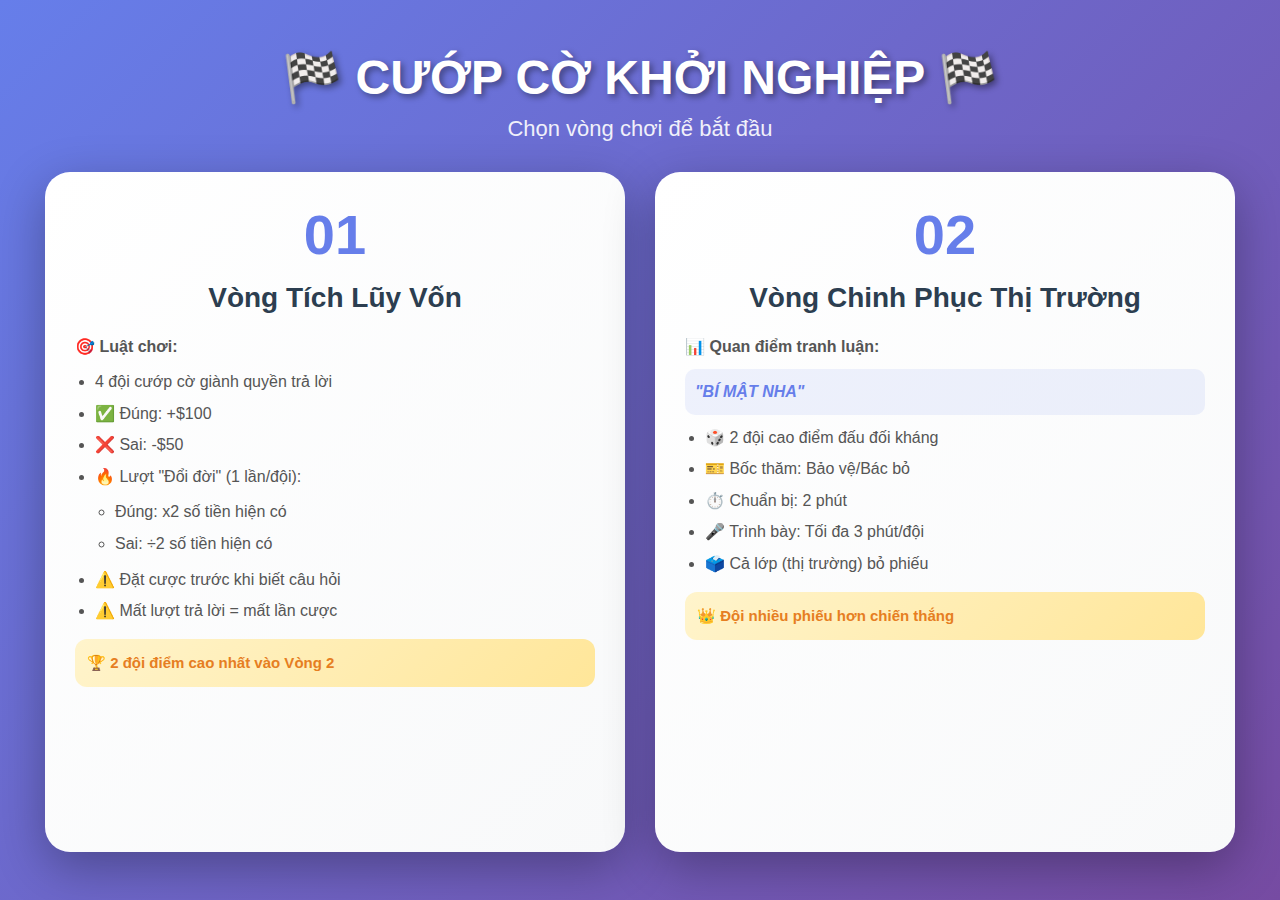
<file: index.html>
<!DOCTYPE html>
<html lang="vi">

<head>
    <meta charset="UTF-8">
    <meta name="viewport" content="width=device-width, initial-scale=1.0">
    <title>Trò chơi Cướp Cờ - Khởi Nghiệp</title>
    <link rel="stylesheet" href="style.css">
    <style>
        body {
            height: 100vh;
            overflow: hidden;
            display: flex;
            align-items: center;
            justify-content: center;
        }

        .menu-container {
            max-width: 1600px;
            width: 100%;
            padding: 30px;
            text-align: center;
        }

        .game-title {
            font-size: 48px;
            color: #fff;
            margin-bottom: 10px;
            text-shadow: 3px 3px 6px rgba(0, 0, 0, 0.4);
        }

        .game-subtitle {
            font-size: 22px;
            color: #fff;
            margin-bottom: 30px;
            opacity: 0.9;
        }

        .rounds-grid {
            display: grid;
            grid-template-columns: 1fr 1fr;
            gap: 30px;
        }

        .round-card {
            background: linear-gradient(135deg, #ffffff 0%, #f8f9fa 100%);
            padding: 30px;
            border-radius: 25px;
            box-shadow: 0 15px 50px rgba(0, 0, 0, 0.3);
            transition: all 0.3s ease;
            cursor: pointer;
            text-decoration: none;
            color: inherit;
            display: block;
            height: calc(100vh - 220px);
            overflow-y: auto;
        }

        .round-card:hover {
            transform: translateY(-5px);
            box-shadow: 0 20px 60px rgba(0, 0, 0, 0.4);
        }

        .round-number {
            font-size: 56px;
            font-weight: bold;
            color: #667eea;
            margin-bottom: 15px;
        }

        .round-title {
            font-size: 28px;
            color: #2c3e50;
            margin-bottom: 20px;
            font-weight: 700;
        }

        .round-description {
            font-size: 16px;
            color: #555;
            line-height: 1.6;
            text-align: left;
        }

        .round-description ul {
            margin: 10px 0;
            padding-left: 20px;
        }

        .round-description li {
            margin: 6px 0;
        }

        .round-description p {
            margin: 10px 0;
        }

        .winner-info {
            background: linear-gradient(135deg, #fff4cc 0%, #ffe699 100%);
            padding: 12px;
            border-radius: 12px;
            margin-top: 15px;
            font-weight: 600;
            color: #e67e22;
            font-size: 15px;
        }

        .debate-quote {
            font-style: italic;
            color: #667eea;
            font-weight: 600;
            margin: 10px 0;
            padding: 10px;
            background: rgba(102, 126, 234, 0.1);
            border-radius: 10px;
        }
    </style>
</head>

<body>
    <div class="menu-container">
        <h1 class="game-title">🏁 CƯỚP CỜ KHỞI NGHIỆP 🏁</h1>
        <p class="game-subtitle">Chọn vòng chơi để bắt đầu</p>

        <div class="rounds-grid">
            <a href="round1.html" class="round-card">
                <div class="round-number">01</div>
                <h2 class="round-title">Vòng Tích Lũy Vốn</h2>
                <div class="round-description">
                    <p><strong>🎯 Luật chơi:</strong></p>
                    <ul>
                        <li>4 đội cướp cờ giành quyền trả lời</li>
                        <li>✅ Đúng: +$100</li>
                        <li>❌ Sai: -$50</li>
                        <li>🔥 Lượt "Đổi đời" (1 lần/đội):
                            <ul>
                                <li>Đúng: x2 số tiền hiện có</li>
                                <li>Sai: ÷2 số tiền hiện có</li>
                            </ul>
                        </li>
                        <li>⚠️ Đặt cược trước khi biết câu hỏi</li>
                        <li>⚠️ Mất lượt trả lời = mất lần cược</li>
                    </ul>
                    <div class="winner-info">
                        🏆 2 đội điểm cao nhất vào Vòng 2
                    </div>
                </div>
            </a>

            <a href="round2.html" class="round-card">
                <div class="round-number">02</div>
                <h2 class="round-title">Vòng Chinh Phục Thị Trường</h2>
                <div class="round-description">
                    <p><strong>📊 Quan điểm tranh luận:</strong></p>
                    <div class="debate-quote">
                        "BÍ MẬT NHA"
                    </div>
                    <ul>
                        <li>🎲 2 đội cao điểm đấu đối kháng</li>
                        <li>🎫 Bốc thăm: Bảo vệ/Bác bỏ</li>
                        <li>⏱️ Chuẩn bị: 2 phút</li>
                        <li>🎤 Trình bày: Tối đa 3 phút/đội</li>
                        <li>🗳️ Cả lớp (thị trường) bỏ phiếu</li>
                    </ul>
                    <div class="winner-info">
                        👑 Đội nhiều phiếu hơn chiến thắng
                    </div>
                </div>
            </a>
        </div>
    </div>
</body>

</html>
</file>
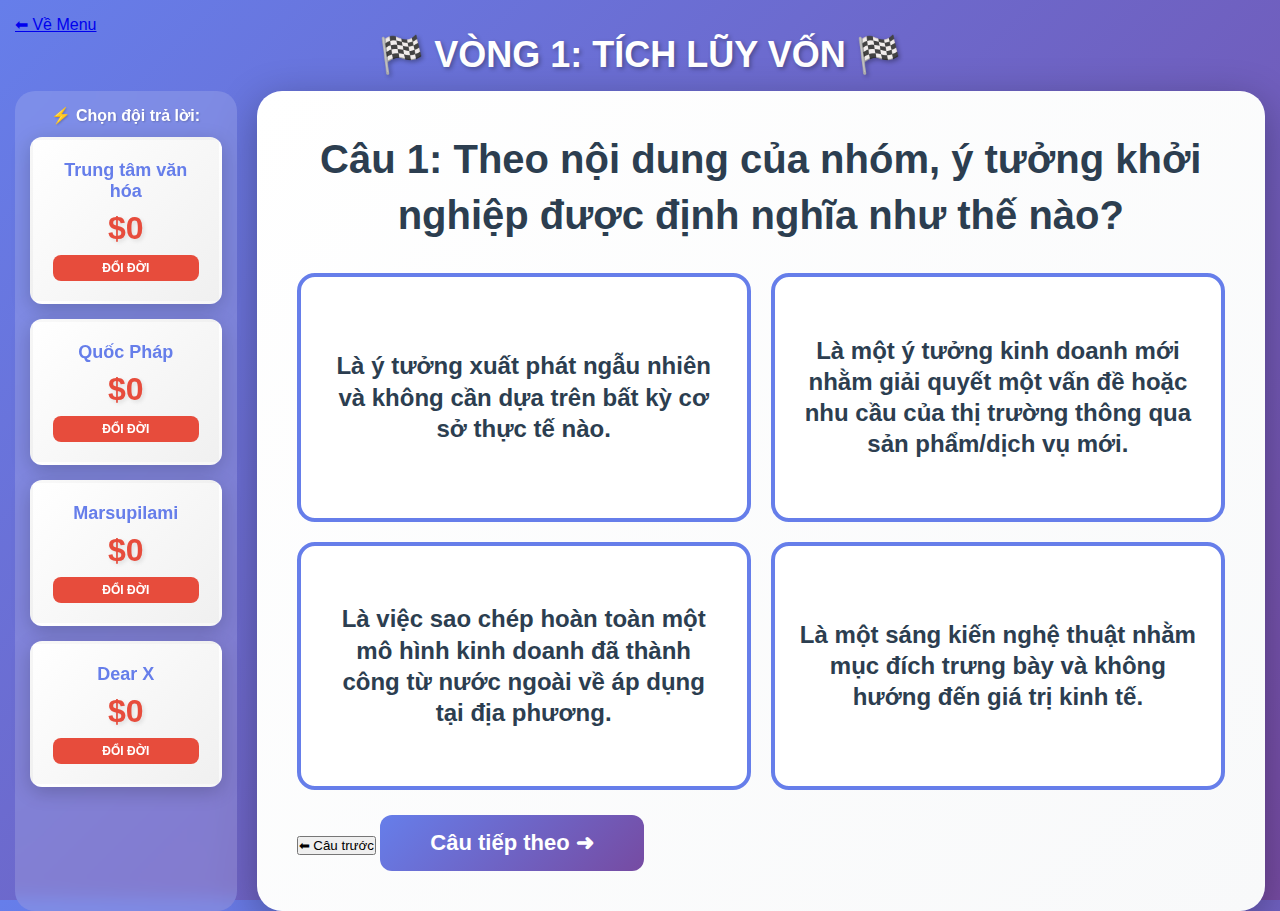
<file: round1.html>
<!DOCTYPE html>
<html lang="vi">

<head>
    <meta charset="UTF-8">
    <meta name="viewport" content="width=device-width, initial-scale=1.0">
    <title>Vòng 1: Tích Lũy Vốn</title>
    <link rel="stylesheet" href="style.css">
</head>

<body>
    <div class="round-header">
        <a href="index.html" class="back-btn">⬅ Về Menu</a>
        <h1>🏁 VÒNG 1: TÍCH LŨY VỐN 🏁</h1>
    </div>

    <div class="container">
        <div class="teams-section">
            <p class="choose-team">⚡ Chọn đội trả lời:</p>
            <div class="teams">
                <div class="team" id="team1" onclick="setCurrentTeam('team1')">
                    <h2>Trung tâm văn hóa</h2>
                    <p class="score">$0</p>
                    <button onclick="doubleScore('team1'); event.stopPropagation();" class="double-btn">ĐỔI ĐỜI</button>
                </div>
                <div class="team" id="team2" onclick="setCurrentTeam('team2')">
                    <h2>Quốc Pháp</h2>
                    <p class="score">$0</p>
                    <button onclick="doubleScore('team2'); event.stopPropagation();" class="double-btn">ĐỔI ĐỜI</button>
                </div>
                <div class="team" id="team3" onclick="setCurrentTeam('team3')">
                    <h2>Marsupilami</h2>
                    <p class="score">$0</p>
                    <button onclick="doubleScore('team3'); event.stopPropagation();" class="double-btn">ĐỔI ĐỜI</button>
                </div>
                <div class="team" id="team4" onclick="setCurrentTeam('team4')">
                    <h2>Dear X</h2>
                    <p class="score">$0</p>
                    <button onclick="doubleScore('team4'); event.stopPropagation();" class="double-btn">ĐỔI ĐỜI</button>
                </div>
            </div>
        </div>

        <div class="question-area">
            <p id="question">...</p>
            <div id="options"></div>
            <div id="result-area" style="display: none;">
                <h2 class="result-title">🏆 2 Đội Vào Vòng Chinh Phục Thị Trường 🏆</h2>
                <div id="top-teams"></div>
                <a href="round2.html" class="next-round-btn">Tiếp tục Vòng 2 ➜</a>
            </div>
            <div class="navigation-buttons">
                <button id="prev-btn" onclick="prevQuestion()">⬅ Câu trước</button>
                <button id="next-btn" onclick="nextQuestion()">Câu tiếp theo ➜</button>
            </div>
        </div>
    </div>

    <script src="script.js"></script>
</body>

</html>
</file>
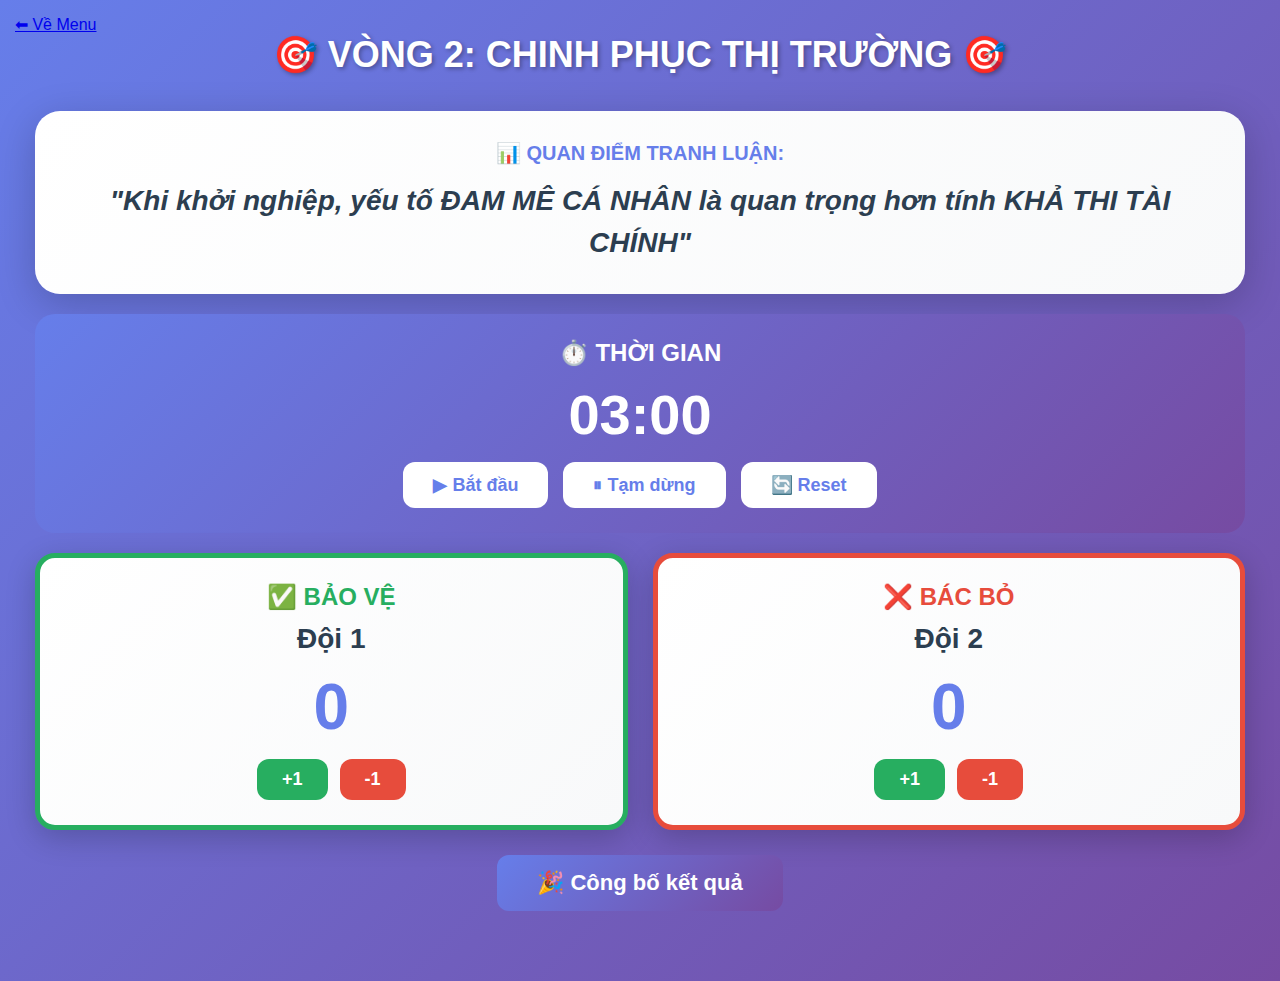
<file: round2.html>
<!DOCTYPE html>
<html lang="vi">

<head>
    <meta charset="UTF-8">
    <meta name="viewport" content="width=device-width, initial-scale=1.0">
    <title>Vòng 2: Chinh Phục Thị Trường</title>
    <link rel="stylesheet" href="style.css">
    <style>
        body {
            height: auto;
            min-height: 100vh;
            overflow-y: auto;
            padding-bottom: 50px;
        }

        .debate-container {
            max-width: 1400px;
            margin: 0 auto;
            padding: 20px;
        }

        .debate-topic {
            background: linear-gradient(135deg, #ffffff 0%, #f8f9fa 100%);
            padding: 30px;
            border-radius: 25px;
            margin-bottom: 20px;
            box-shadow: 0 10px 40px rgba(0, 0, 0, 0.2);
            text-align: center;
        }

        .topic-label {
            font-size: 20px;
            color: #667eea;
            font-weight: 600;
            margin-bottom: 15px;
        }

        .topic-text {
            font-size: 28px;
            color: #2c3e50;
            font-weight: 700;
            line-height: 1.5;
            font-style: italic;
        }

        .timer-section {
            background: linear-gradient(135deg, #667eea 0%, #764ba2 100%);
            padding: 25px;
            border-radius: 20px;
            text-align: center;
            margin-bottom: 20px;
            color: white;
        }

        .timer-section h3 {
            font-size: 24px;
            margin-bottom: 10px;
        }

        .timer-display {
            font-size: 56px;
            font-weight: bold;
            margin: 15px 0;
        }

        .timer-controls {
            display: flex;
            gap: 15px;
            justify-content: center;
            flex-wrap: wrap;
        }

        .timer-btn {
            padding: 12px 30px;
            font-size: 18px;
            border: none;
            border-radius: 12px;
            cursor: pointer;
            font-weight: 700;
            background: white;
            color: #667eea;
            transition: all 0.3s ease;
        }

        .timer-btn:hover {
            transform: scale(1.05);
        }

        .debate-teams {
            display: grid;
            grid-template-columns: 1fr 1fr;
            gap: 25px;
            margin-bottom: 25px;
        }

        .debate-team {
            background: linear-gradient(135deg, #ffffff 0%, #f8f9fa 100%);
            padding: 25px;
            border-radius: 20px;
            box-shadow: 0 8px 30px rgba(0, 0, 0, 0.2);
            text-align: center;
        }

        .debate-team.support {
            border: 5px solid #27ae60;
        }

        .debate-team.oppose {
            border: 5px solid #e74c3c;
        }

        .team-stance {
            font-size: 24px;
            font-weight: 700;
            margin-bottom: 12px;
        }

        .support .team-stance {
            color: #27ae60;
        }

        .oppose .team-stance {
            color: #e74c3c;
        }

        .team-name-debate {
            font-size: 28px;
            color: #2c3e50;
            font-weight: 600;
            margin-bottom: 15px;
        }

        .vote-count {
            font-size: 64px;
            font-weight: bold;
            color: #667eea;
            margin: 15px 0;
        }

        .vote-buttons {
            display: flex;
            gap: 12px;
            justify-content: center;
        }

        .vote-btn {
            padding: 10px 25px;
            font-size: 18px;
            border: none;
            border-radius: 12px;
            cursor: pointer;
            font-weight: 600;
            transition: all 0.3s ease;
        }

        .vote-btn.plus {
            background: #27ae60;
            color: white;
        }

        .vote-btn.minus {
            background: #e74c3c;
            color: white;
        }

        .vote-btn:hover {
            transform: scale(1.1);
        }

        .winner-announcement {
            background: linear-gradient(135deg, #fff4cc 0%, #ffe699 100%);
            border: 5px solid #ffd700;
            padding: 35px;
            border-radius: 25px;
            text-align: center;
            display: none;
            animation: bounceIn 0.6s ease;
            margin-bottom: 20px;
        }

        .winner-announcement h2 {
            font-size: 40px;
            color: #e67e22;
            margin-bottom: 15px;
        }

        .winner-announcement p {
            font-size: 32px;
            color: #2c3e50;
            font-weight: 700;
        }

        .result-btn-container {
            text-align: center;
            margin-top: 25px;
        }

        .result-btn {
            padding: 15px 40px;
            font-size: 22px;
            border: none;
            border-radius: 12px;
            cursor: pointer;
            font-weight: 700;
            background: linear-gradient(135deg, #667eea 0%, #764ba2 100%);
            color: white;
            transition: all 0.3s ease;
        }

        .result-btn:hover {
            transform: scale(1.05);
            box-shadow: 0 8px 25px rgba(102, 126, 234, 0.6);
        }

        @media (max-width: 768px) {
            .debate-teams {
                grid-template-columns: 1fr;
            }

            .topic-text {
                font-size: 22px;
            }

            .timer-display {
                font-size: 48px;
            }

            .vote-count {
                font-size: 52px;
            }
        }
    </style>
</head>

<body>
    <div class="round-header">
        <a href="index.html" class="back-btn">⬅ Về Menu</a>
        <h1>🎯 VÒNG 2: CHINH PHỤC THỊ TRƯỜNG 🎯</h1>
    </div>

    <div class="debate-container">
        <div class="debate-topic">
            <p class="topic-label">📊 QUAN ĐIỂM TRANH LUẬN:</p>
            <p class="topic-text">"Khi khởi nghiệp, yếu tố ĐAM MÊ CÁ NHÂN là quan trọng hơn tính KHẢ THI TÀI CHÍNH"</p>
        </div>

        <div class="timer-section">
            <h3>⏱️ THỜI GIAN</h3>
            <div class="timer-display" id="timer">03:00</div>
            <div class="timer-controls">
                <button class="timer-btn" onclick="startTimer()">▶ Bắt đầu</button>
                <button class="timer-btn" onclick="pauseTimer()">⏸ Tạm dừng</button>
                <button class="timer-btn" onclick="resetTimer()">🔄 Reset</button>
            </div>
        </div>

        <div class="debate-teams">
            <div class="debate-team support">
                <div class="team-stance">✅ BẢO VỆ</div>
                <div class="team-name-debate" id="support-team">Đội 1</div>
                <div class="vote-count" id="support-votes">0</div>
                <div class="vote-buttons">
                    <button class="vote-btn plus" onclick="addVote('support')">+1</button>
                    <button class="vote-btn minus" onclick="removeVote('support')">-1</button>
                </div>
            </div>

            <div class="debate-team oppose">
                <div class="team-stance">❌ BÁC BỎ</div>
                <div class="team-name-debate" id="oppose-team">Đội 2</div>
                <div class="vote-count" id="oppose-votes">0</div>
                <div class="vote-buttons">
                    <button class="vote-btn plus" onclick="addVote('oppose')">+1</button>
                    <button class="vote-btn minus" onclick="removeVote('oppose')">-1</button>
                </div>
            </div>
        </div>

        <div class="winner-announcement" id="winner-announcement">
            <h2>🏆 CHIẾN THẮNG THUỘC VỀ 🏆</h2>
            <p id="winner-name"></p>
        </div>

        <div class="result-btn-container">
            <button class="result-btn" onclick="announceWinner()">
                🎉 Công bố kết quả
            </button>
        </div>
    </div>

    <script>
        let timerInterval;
        let timeLeft = 180; // 3 phút = 180 giây
        let votes = { support: 0, oppose: 0 };

        function updateTimerDisplay() {
            const minutes = Math.floor(timeLeft / 60);
            const seconds = timeLeft % 60;
            document.getElementById('timer').textContent =
                `${minutes.toString().padStart(2, '0')}:${seconds.toString().padStart(2, '0')}`;
        }

        function startTimer() {
            if (timerInterval) return;
            timerInterval = setInterval(() => {
                if (timeLeft > 0) {
                    timeLeft--;
                    updateTimerDisplay();
                } else {
                    pauseTimer();
                    alert('⏰ Hết giờ!');
                }
            }, 1000);
        }

        function pauseTimer() {
            clearInterval(timerInterval);
            timerInterval = null;
        }

        function resetTimer() {
            pauseTimer();
            timeLeft = 180;
            updateTimerDisplay();
        }

        function addVote(side) {
            votes[side]++;
            document.getElementById(`${side}-votes`).textContent = votes[side];
        }

        function removeVote(side) {
            if (votes[side] > 0) {
                votes[side]--;
                document.getElementById(`${side}-votes`).textContent = votes[side];
            }
        }

        function announceWinner() {
            const supportTeam = document.getElementById('support-team').textContent;
            const opposeTeam = document.getElementById('oppose-team').textContent;
            const announcement = document.getElementById('winner-announcement');
            const winnerName = document.getElementById('winner-name');

            if (votes.support > votes.oppose) {
                winnerName.textContent = `${supportTeam} (${votes.support} phiếu)`;
            } else if (votes.oppose > votes.support) {
                winnerName.textContent = `${opposeTeam} (${votes.oppose} phiếu)`;
            } else {
                winnerName.textContent = `HÒA (${votes.support} - ${votes.oppose})`;
            }

            announcement.style.display = 'block';
            announcement.scrollIntoView({ behavior: 'smooth', block: 'center' });
        }
    </script>
</body>

</html>
</file>
<file: style.css>
* {
    margin: 0;
    padding: 0;
    box-sizing: border-box;
}

body {
    font-family: 'Segoe UI', Tahoma, Geneva, Verdana, sans-serif;
    background: linear-gradient(135deg, #667eea 0%, #764ba2 100%);
    height: 100vh;
    padding: 15px;
    overflow: hidden;
}

h1 {
    text-align: center;
    margin: 0 0 15px 0;
    font-size: 36px;
    color: #fff;
    text-shadow: 2px 2px 4px rgba(0, 0, 0, 0.3);
}

.container {
    max-width: 1600px;
    height: calc(100vh - 80px);
    margin: 0 auto;
    display: flex;
    gap: 20px;
    align-items: stretch;
}

.teams-section {
    width: 18%;
    background: rgba(255, 255, 255, 0.15);
    padding: 15px;
    border-radius: 20px;
    backdrop-filter: blur(10px);
    display: flex;
    flex-direction: column;
}

.choose-team {
    text-align: center;
    font-size: 16px;
    color: #fff;
    font-weight: 600;
    margin-bottom: 12px;
    text-shadow: 1px 1px 2px rgba(0, 0, 0, 0.2);
}

.teams {
    display: flex;
    flex-direction: column;
    gap: 15px;
    flex: 1;
}

.team {
    background: linear-gradient(135deg, #ffffff 0%, #f0f0f0 100%);
    padding: 20px;
    border-radius: 12px;
    box-shadow: 0 5px 20px rgba(0, 0, 0, 0.2);
    cursor: pointer;
    transition: all 0.3s ease;
    border: 3px solid transparent;
    text-align: center;
}

.team:hover {
    transform: translateX(5px);
    border-color: #ffd700;
    box-shadow: 0 8px 30px rgba(255, 215, 0, 0.4);
}

.team.selected {
    border-color: #ffd700;
    background: linear-gradient(135deg, #fff4cc 0%, #ffe699 100%);
    transform: translateX(5px);
}

.team.double-glow {
    animation: glowPulse 1s ease-in-out infinite;
    border-color: #ff00ff !important;
    box-shadow: 0 0 30px rgba(255, 0, 255, 0.8),
        0 0 60px rgba(255, 215, 0, 0.6),
        0 0 90px rgba(255, 0, 255, 0.4) !important;
}

@keyframes glowPulse {

    0%,
    100% {
        box-shadow: 0 0 30px rgba(255, 0, 255, 0.8),
            0 0 60px rgba(255, 215, 0, 0.6),
            0 0 90px rgba(255, 0, 255, 0.4);
        transform: scale(1) translateX(5px);
    }

    50% {
        box-shadow: 0 0 50px rgba(255, 0, 255, 1),
            0 0 80px rgba(255, 215, 0, 0.8),
            0 0 120px rgba(255, 0, 255, 0.6);
        transform: scale(1.05) translateX(5px);
    }
}

.team h2 {
    margin-bottom: 6px;
    color: #667eea;
    font-size: 18px;
}

.score {
    font-size: 32px;
    font-weight: bold;
    margin: 8px 0;
    color: #e74c3c;
    text-shadow: 2px 2px 4px rgba(0, 0, 0, 0.1);
}

.double-btn {
    padding: 6px 12px;
    border: none;
    border-radius: 8px;
    cursor: pointer;
    background: #e74c3c;
    color: white;
    font-size: 12px;
    font-weight: 600;
    transition: all 0.3s ease;
    width: 100%;
}

.double-btn:hover {
    background: #c0392b;
    transform: scale(1.05);
}

.double-btn:disabled {
    background: #95a5a6;
    cursor: not-allowed;
    transform: none;
}

.question-area {
    width: 82%;
    background: linear-gradient(135deg, #ffffff 0%, #f8f9fa 100%);
    padding: 40px;
    border-radius: 25px;
    box-shadow: 0 10px 40px rgba(0, 0, 0, 0.3);
    display: flex;
    flex-direction: column;
    justify-content: space-between;
}

#question {
    font-size: 40px;
    font-weight: 700;
    color: #2c3e50;
    margin-bottom: 30px;
    line-height: 1.4;
    text-align: center;
    flex-shrink: 0;
}

#options {
    display: grid;
    grid-template-columns: 1fr 1fr;
    gap: 20px;
    margin-bottom: 25px;
    flex: 1;
}

#options button {
    padding: 25px;
    font-size: 24px;
    border: 4px solid #667eea;
    border-radius: 18px;
    cursor: pointer;
    background: #fff;
    color: #2c3e50;
    transition: all 0.3s ease;
    font-weight: 600;
    line-height: 1.3;
    display: flex;
    align-items: center;
    justify-content: center;
}

#options button:hover {
    background: #667eea;
    color: white;
    transform: translateY(-3px);
    box-shadow: 0 8px 20px rgba(102, 126, 234, 0.5);
}

#next-btn {
    padding: 15px 50px;
    border: none;
    border-radius: 12px;
    cursor: pointer;
    background: linear-gradient(135deg, #667eea 0%, #764ba2 100%);
    color: white;
    font-size: 22px;
    font-weight: 700;
    align-self: center;
    transition: all 0.3s ease;
    flex-shrink: 0;
}

#next-btn:hover {
    transform: scale(1.05);
    box-shadow: 0 8px 25px rgba(102, 126, 234, 0.6);
}

@media (max-width: 1200px) {
    .container {
        flex-direction: column;
        height: auto;
    }

    body {
        overflow: auto;
    }

    .teams-section {
        width: 100%;
    }

    .teams {
        flex-direction: row;
        flex-wrap: wrap;
    }

    .team {
        flex: 1;
        min-width: 200px;
    }

    .question-area {
        width: 100%;
    }
}

@media (max-width: 768px) {
    #options {
        grid-template-columns: 1fr;
    }

    h1 {
        font-size: 24px;
    }

    .question-area {
        padding: 20px;
    }

    #question {
        font-size: 20px;
    }

    #options button {
        font-size: 16px;
        padding: 15px;
    }
}
</file>
